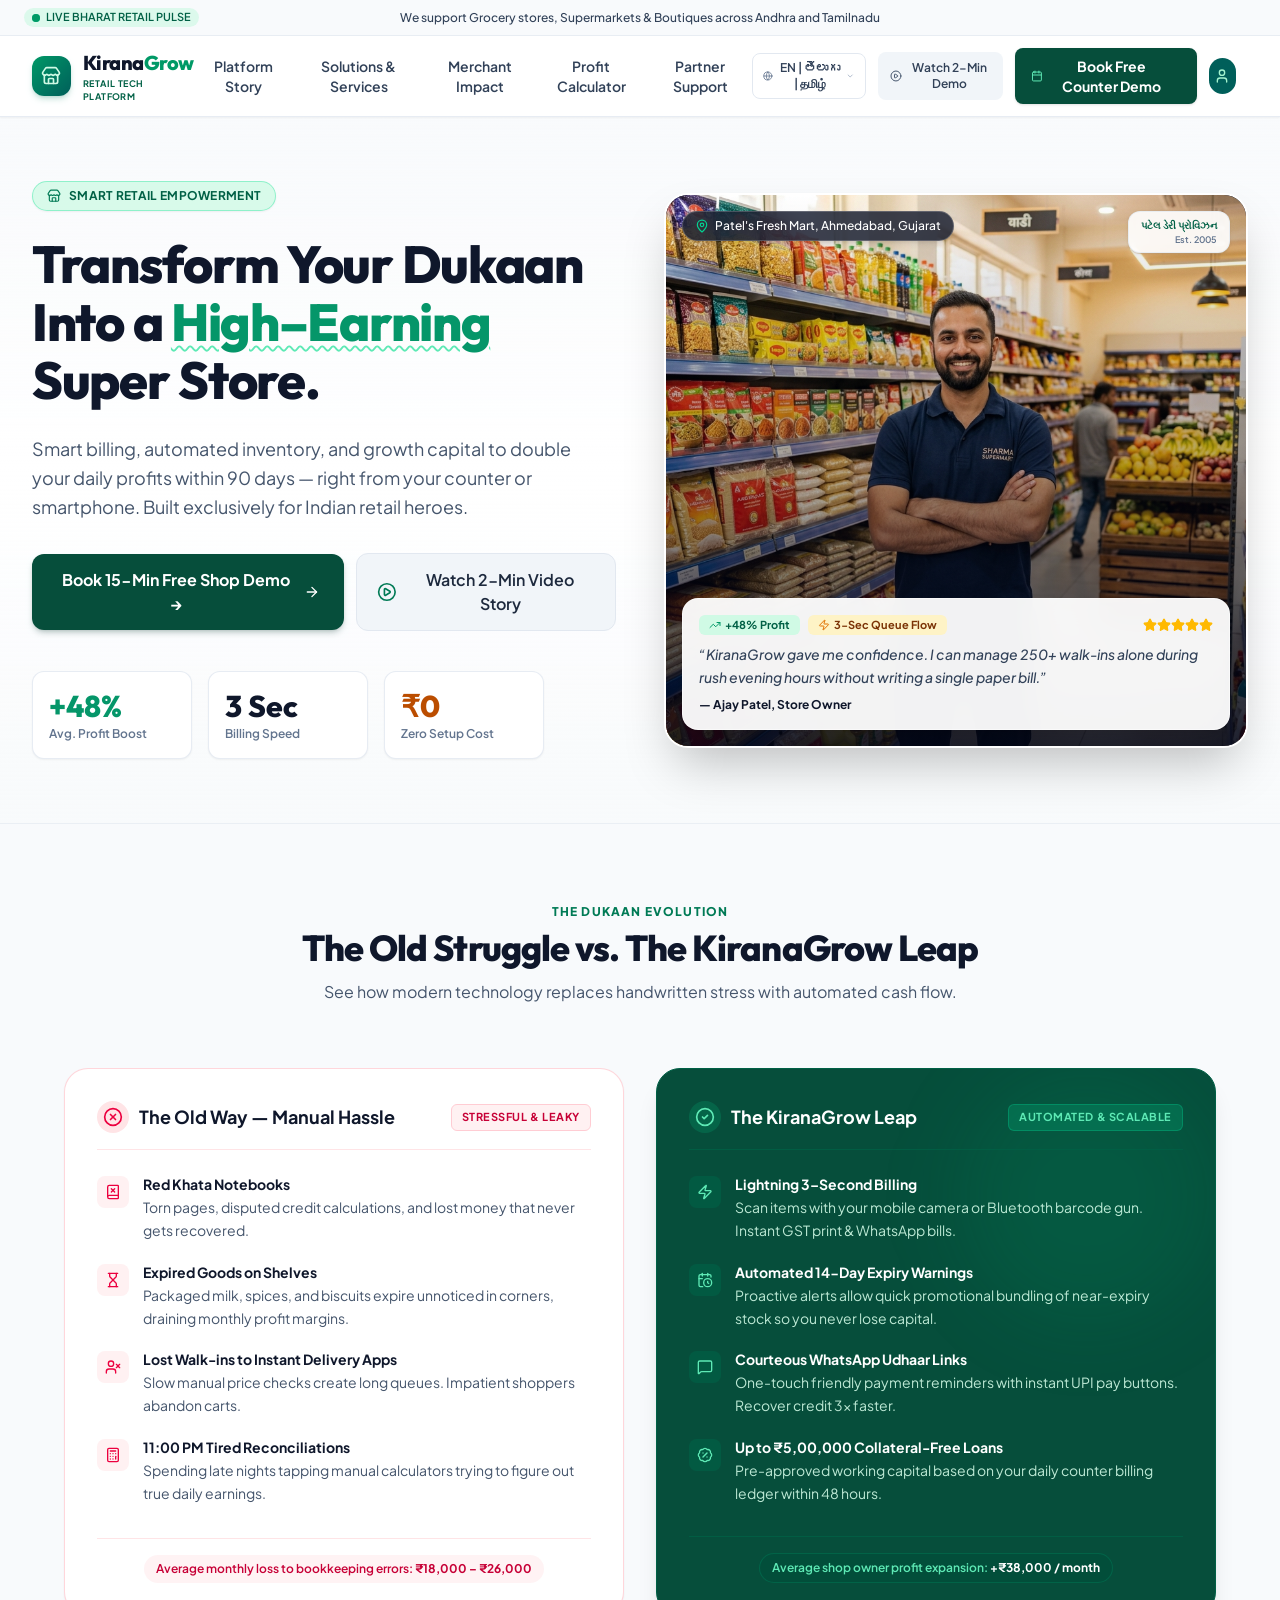
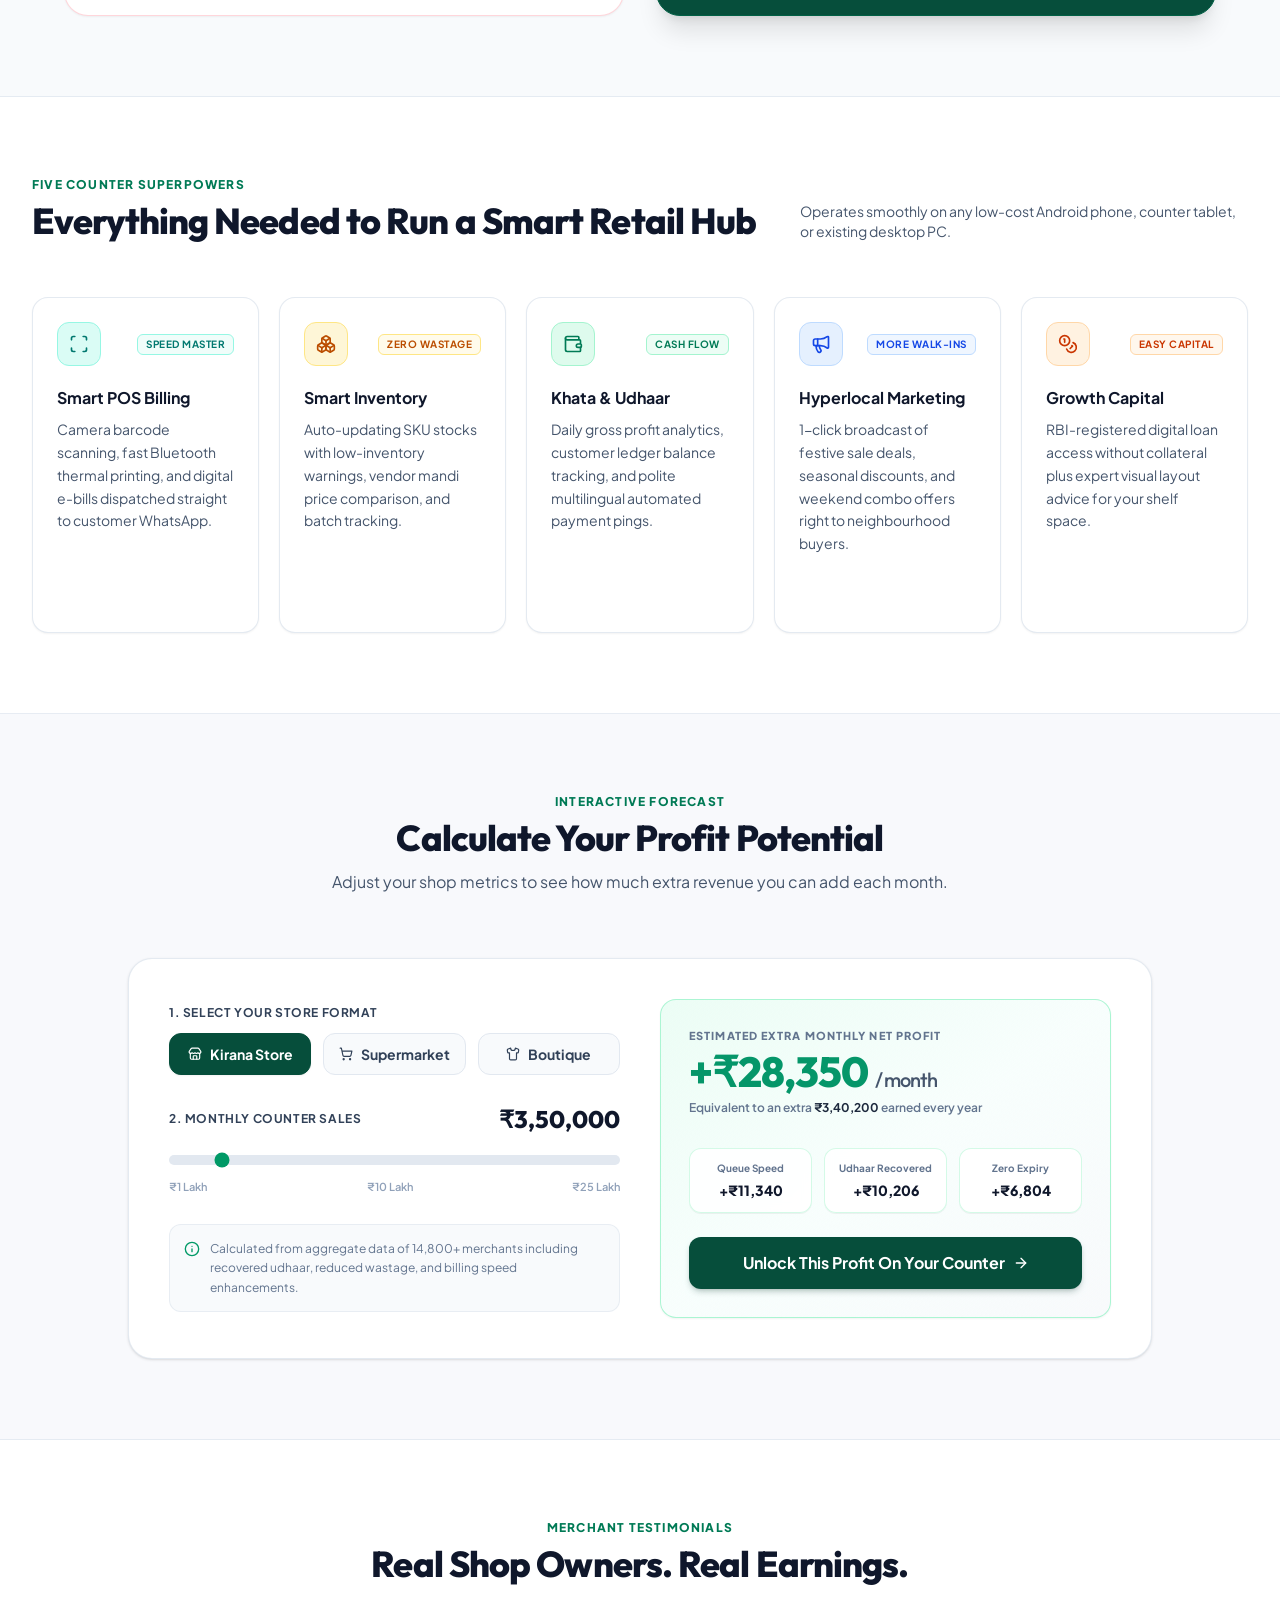
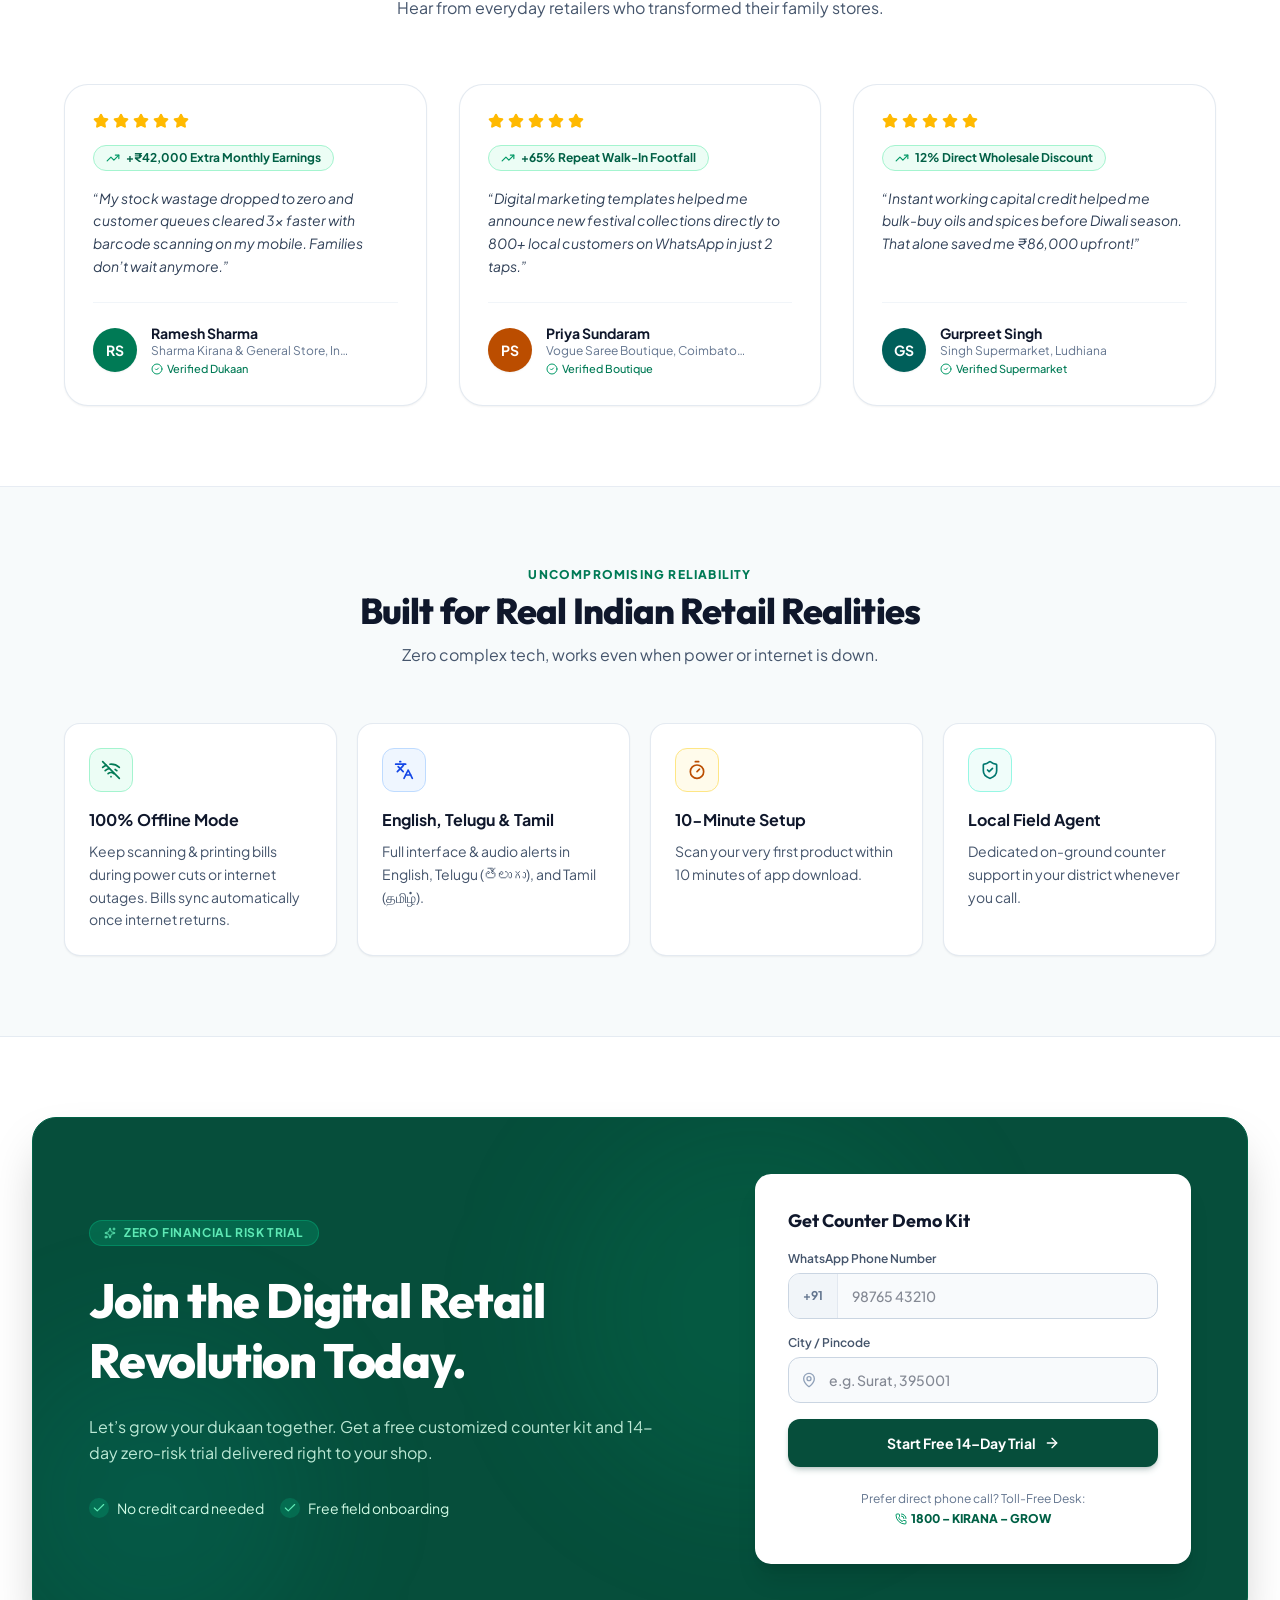
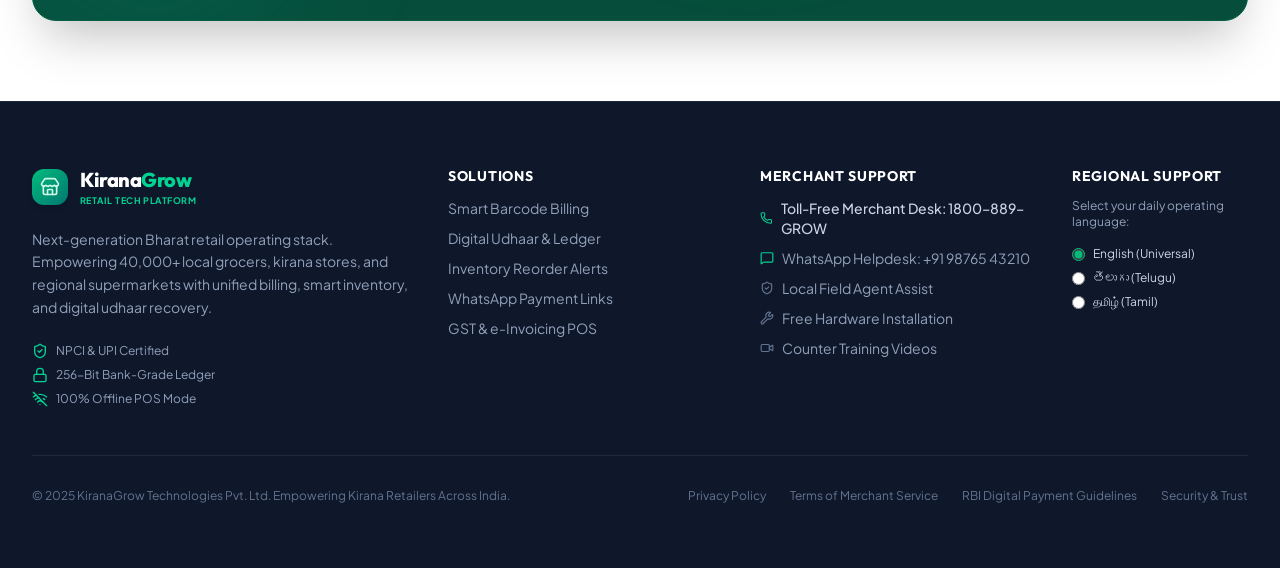
<file: index.html>
<!doctype html>
<html lang="en">
  <head>
    <meta charset="UTF-8" />
    <meta name="viewport" content="width=device-width, initial-scale=1.0" />
    <title>KiranaGrow — Transform Your Dukaan Into a High-Earning Super Store</title>
    <meta name="description" content="Modern retail tech platform empowering Indian Kirana stores and supermarkets with smart billing, inventory management, digital udhaar, and growth capital." />
    <meta property="og:title" content="KiranaGrow — Transform Your Dukaan Into a High-Earning Super Store" />
    <meta property="og:description" content="Modern retail tech platform empowering Indian Kirana stores and supermarkets with smart billing, inventory management, digital udhaar, and growth capital." />
    <meta property="og:type" content="website" />
    <meta name="twitter:card" content="summary_large_image" />
    <link rel="icon" type="image/svg+xml" href="./assets/favicon.svg" />
    <link rel="alternate icon" href="./assets/favicon.svg" />
    <link rel="apple-touch-icon" href="./assets/favicon.svg" />
    <link rel="preconnect" href="https://fonts.googleapis.com">
    <link rel="preconnect" href="https://fonts.gstatic.com" crossorigin>
    <link href="https://fonts.googleapis.com/css2?family=Plus+Jakarta+Sans:wght@400;500;600;700;800&family=Outfit:wght@500;600;700;800&display=swap" rel="stylesheet">
    <script type="module" crossorigin src="./assets/index.js"></script>
    <link rel="stylesheet" crossorigin href="./assets/index.css">
  </head>
  <body class="bg-[#f8fafc] text-slate-900 antialiased selection:bg-emerald-100 selection:text-emerald-900 font-['Plus_Jakarta_Sans',sans-serif]">
    <div id="root"></div>
    <script>
      // Fallback for static hosting (e.g. GitHub Pages without build server)
      if (window.location.hostname.includes('github.io') && !document.querySelector('script[src*="assets/index.js"]')) {
        var s = document.createElement('script');
        s.type = 'module';
        s.crossOrigin = 'anonymous';
        s.src = './assets/index.js';
        document.body.appendChild(s);

        var l = document.createElement('link');
        l.rel = 'stylesheet';
        l.crossOrigin = 'anonymous';
        l.href = './assets/index.css';
        document.head.appendChild(l);
      }
    </script>
  </body>
</html>
</file>
